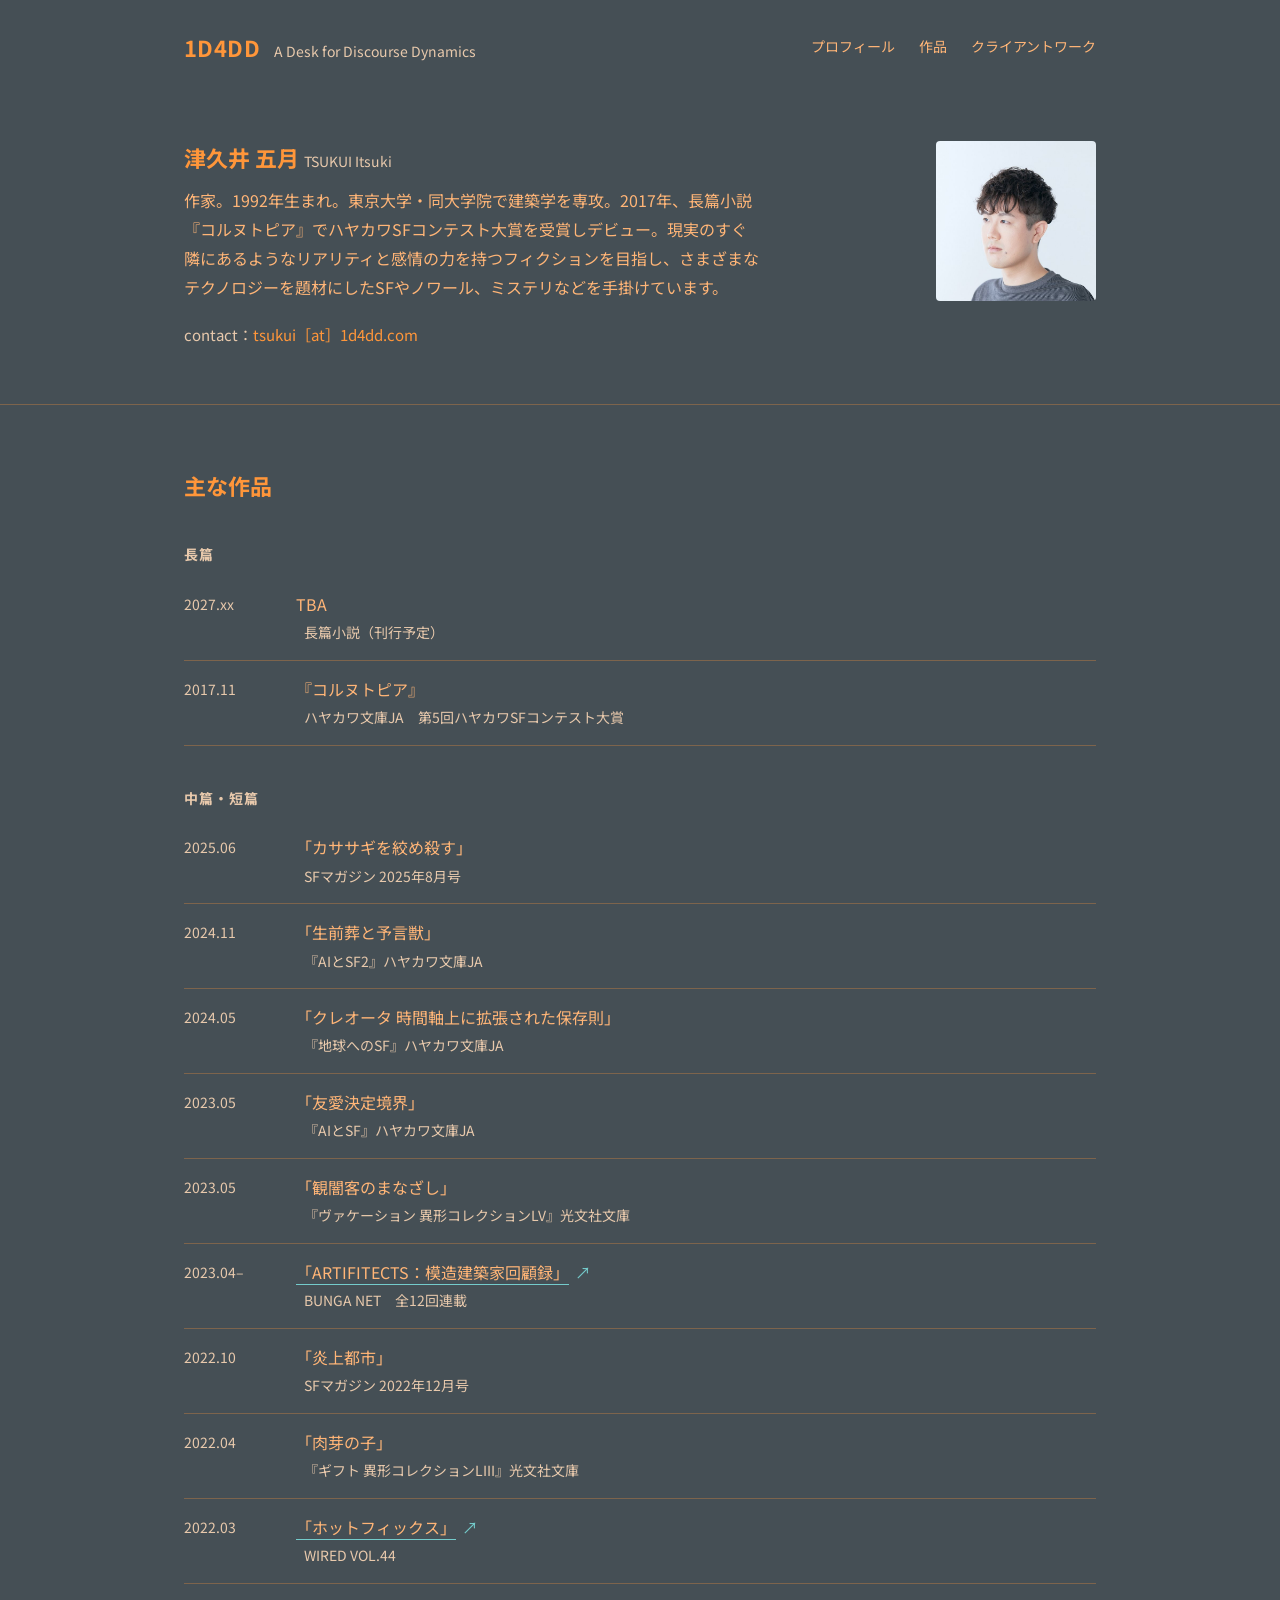
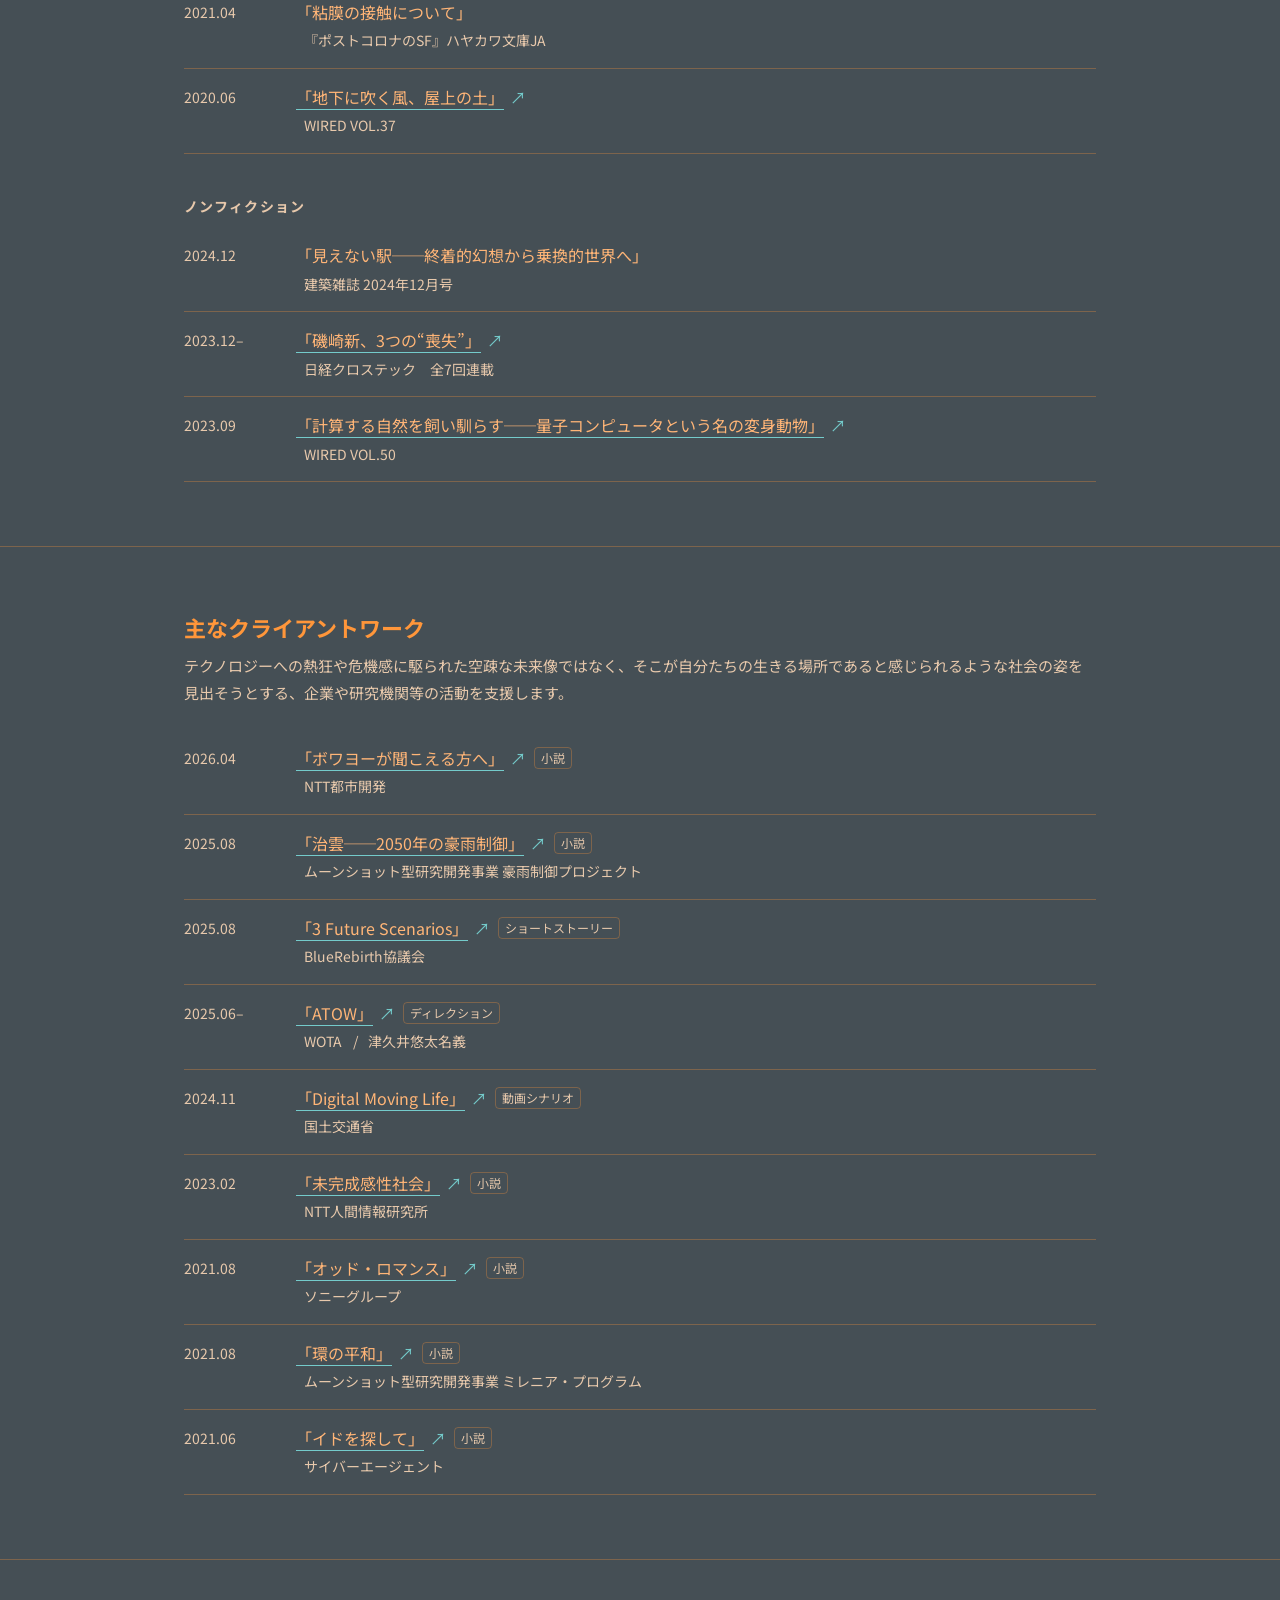
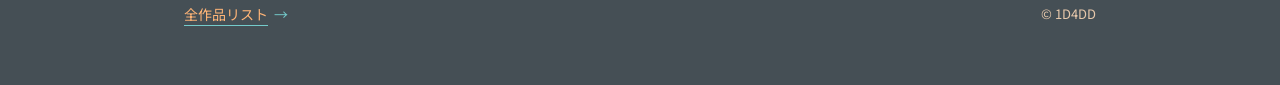
<file: index.html>
<!doctype html>
<html lang="ja">
<head>
<meta charset="utf-8">
<meta name="viewport" content="width=device-width, initial-scale=1">
<title>津久井五月｜1D4DD</title>
<meta name="description" content="作家・津久井五月のサイト。現実のすぐ隣にあるようなリアリティと感情の力を持つフィクションを目指し、さまざまなテクノロジーを題材にしたSFやノワール、ミステリなどを手掛けています。">
<link rel="canonical" href="https://1d4dd.com/">
<meta property="og:type" content="website">
<meta property="og:site_name" content="1D4DD">
<meta property="og:title" content="津久井五月｜1D4DD">
<meta property="og:description" content="作家・津久井五月のサイト。現実のすぐ隣にあるようなリアリティと感情の力を持つフィクションを目指し、さまざまなテクノロジーを題材にしたSFやノワール、ミステリなどを手掛けています。">
<meta property="og:url" content="https://1d4dd.com/">
<meta property="og:locale" content="ja_JP">
<meta property="og:image" content="https://1d4dd.com/assets/images/ogp.png">
<meta property="og:image:width" content="1200">
<meta property="og:image:height" content="630">
<meta property="og:image:alt" content="1D4DD">
<meta name="twitter:card" content="summary_large_image">
<link rel="icon" href="/favicon.ico" sizes="32x32">
<link rel="icon" href="/assets/favicon.svg" type="image/svg+xml">
<link rel="apple-touch-icon" href="/assets/apple-touch-icon.png">
<link rel="preconnect" href="https://fonts.googleapis.com">
<link rel="preconnect" href="https://fonts.gstatic.com" crossorigin>
<link href="https://fonts.googleapis.com/css2?family=Noto+Sans+JP:wght@400;700&display=swap" rel="stylesheet">
<link rel="stylesheet" href="/assets/style.css">
<!-- 検索エンジン向けの人物・サイト情報（表示には影響しない。プロフィールを変えたらここも合わせる） -->
<script type="application/ld+json">
{
  "@context": "https://schema.org",
  "@graph": [
    {
      "@type": "WebSite",
      "@id": "https://1d4dd.com/#website",
      "url": "https://1d4dd.com/",
      "name": "1D4DD",
      "alternateName": "A Desk for Discourse Dynamics",
      "inLanguage": "ja",
      "publisher": {
        "@id": "https://1d4dd.com/#person"
      }
    },
    {
      "@type": "Person",
      "@id": "https://1d4dd.com/#person",
      "name": "津久井五月",
      "alternateName": "TSUKUI Itsuki",
      "jobTitle": "作家",
      "url": "https://1d4dd.com/",
      "image": "https://1d4dd.com/assets/images/profile.jpg",
      "birthDate": "1992",
      "alumniOf": {
        "@type": "CollegeOrUniversity",
        "name": "東京大学"
      },
      "award": "ハヤカワSFコンテスト大賞（『コルヌトピア』）",
      "description": "現実のすぐ隣にあるようなリアリティと感情の力を持つフィクションを目指し、さまざまなテクノロジーを題材にしたSFやノワール、ミステリなどを手掛けている。"
    }
  ]
}
</script>
</head>
<body>

<!-- ===== ヘッダー（works/index.html と共通。変更するときは両方を直す） ===== -->
<header class="container site-header" id="top">
  <div class="brand">
    <a class="brand__logo" href="/" aria-label="1D4DD（ホーム）">1D4DD</a>
    <span class="brand__name">A Desk for Discourse Dynamics</span>
  </div>
  <nav class="site-nav" aria-label="サイト内">
    <a href="#about">プロフィール</a>
    <a href="#novel" hidden>新刊</a>
    <a href="#works">作品</a>
    <a href="#client">クライアントワーク</a>
  </nav>
</header>

<main>

<!-- ===== プロフィール ===== -->
<section id="about">
  <div class="container profile">
    <div class="profile__main">
    <h2 class="profile__name">津久井 五月 <span class="profile__name-en">TSUKUI Itsuki</span></h2>
    <p class="profile__text">作家。1992年生まれ。東京大学・同大学院で建築学を専攻。2017年、長篇小説『コルヌトピア』でハヤカワSFコンテスト大賞を受賞しデビュー。現実のすぐ隣にあるようなリアリティと感情の力を持つフィクションを目指し、さまざまなテクノロジーを題材にしたSFやノワール、ミステリなどを手掛けています。</p>
    <p class="profile__contact" id="contact">contact：<span>tsukui［at］1d4dd.com</span></p>
    </div>
    <!-- プロフィール写真（PC・タブレットのみ表示。切り抜かずに元の余白のまま使う） -->
    <img class="profile__photo" src="/assets/images/profile.jpg" alt="津久井五月" width="160" height="160">
  </div>
</section>

<!-- ===== 新刊（書影・書誌・ボタンの差し替え方は README.md を参照） ===== -->
<section class="section" id="novel" hidden>
  <div class="container">
    <div class="newbook">
      <div class="newbook__cover is-placeholder">No Image</div>
      <div class="newbook__body">
        <p class="newbook__date">2027年xx月刊行予定</p>
        <h2 class="newbook__title">TBA</h2>
        <p class="newbook__spec">
          <span>出版社 TBA</span>
          <span>判型・ページ数 TBA</span>
          <span>定価 TBA</span>
        </p>
        <p>紹介文 TBA</p>
        <div class="newbook__buttons">
          <span class="btn is-disabled" aria-disabled="true">出版社のページ<span class="ar" aria-hidden="true">↗</span></span>
          <span class="btn is-disabled" aria-disabled="true">版元ドットコム<span class="ar" aria-hidden="true">↗</span></span>
        </div>
      </div>
    </div>
  </div>
</section>

<!-- ===== 主な作品（各グループ内は新しい順） ===== -->
<section class="section" id="works">
  <div class="container stack stack--40">
    <h2 class="h-section">主な作品</h2>

    <div>
      <h3 class="h-group">長篇</h3>
      <ul class="rows">
        <li class="row"><span class="row__date">2027.xx</span><div class="row__body"><p>TBA</p><p class="row__meta">長篇小説（刊行予定）</p></div></li>
        <li class="row"><span class="row__date">2017.11</span><div class="row__body"><p>『コルヌトピア』</p><p class="row__meta">ハヤカワ文庫JA　第5回ハヤカワSFコンテスト大賞</p></div></li>
      </ul>
    </div>

    <div>
      <h3 class="h-group">中篇・短篇</h3>
      <ul class="rows">
        <li class="row"><span class="row__date">2025.06</span><div class="row__body"><p>「カササギを絞め殺す」</p><p class="row__meta">SFマガジン 2025年8月号</p></div></li>
        <li class="row"><span class="row__date">2024.11</span><div class="row__body"><p>「生前葬と予言獣」</p><p class="row__meta">『AIとSF2』ハヤカワ文庫JA</p></div></li>
        <li class="row"><span class="row__date">2024.05</span><div class="row__body"><p>「クレオータ 時間軸上に拡張された保存則」</p><p class="row__meta">『地球へのSF』ハヤカワ文庫JA</p></div></li>
        <li class="row"><span class="row__date">2023.05</span><div class="row__body"><p>「友愛決定境界」</p><p class="row__meta">『AIとSF』ハヤカワ文庫JA</p></div></li>
        <li class="row"><span class="row__date">2023.05</span><div class="row__body"><p>「観闇客のまなざし」</p><p class="row__meta">『ヴァケーション 異形コレクションLV』光文社文庫</p></div></li>
        <li class="row"><span class="row__date">2023.04–</span><div class="row__body"><p><a href="https://bunganet.tokyo/category/rensai/rensai-artifitects/" target="_blank" rel="noopener"><span class="ul">「ARTIFITECTS：模造建築家回顧録」</span><span class="ar" aria-hidden="true">↗</span></a></p><p class="row__meta">BUNGA NET　全12回連載</p></div></li>
        <li class="row"><span class="row__date">2022.10</span><div class="row__body"><p>「炎上都市」</p><p class="row__meta">SFマガジン 2022年12月号</p></div></li>
        <li class="row"><span class="row__date">2022.04</span><div class="row__body"><p>「肉芽の子」</p><p class="row__meta">『ギフト 異形コレクションLIII』光文社文庫</p></div></li>
        <li class="row"><span class="row__date">2022.03</span><div class="row__body"><p><a href="https://wired.jp/article/hotfix/" target="_blank" rel="noopener"><span class="ul">「ホットフィックス」</span><span class="ar" aria-hidden="true">↗</span></a></p><p class="row__meta">WIRED VOL.44</p></div></li>
        <li class="row"><span class="row__date">2021.04</span><div class="row__body"><p>「粘膜の接触について」</p><p class="row__meta">『ポストコロナのSF』ハヤカワ文庫JA</p></div></li>
        <li class="row"><span class="row__date">2020.06</span><div class="row__body"><p><a href="https://wired.jp/2020/11/24/itsuki-tsukui-underground-wind-rooftops-soil/" target="_blank" rel="noopener"><span class="ul">「地下に吹く風、屋上の土」</span><span class="ar" aria-hidden="true">↗</span></a></p><p class="row__meta">WIRED VOL.37</p></div></li>
      </ul>
    </div>

    <div>
      <h3 class="h-group">ノンフィクション</h3>
      <ul class="rows">
        <li class="row"><span class="row__date">2024.12</span><div class="row__body"><p>「見えない駅──終着的幻想から乗換的世界へ」</p><p class="row__meta">建築雑誌 2024年12月号</p></div></li>
        <li class="row"><span class="row__date">2023.12–</span><div class="row__body"><p><a href="https://xtech.nikkei.com/atcl/nxt/column/18/02694/" target="_blank" rel="noopener"><span class="ul">「磯崎新、3つの“喪失”」</span><span class="ar" aria-hidden="true">↗</span></a></p><p class="row__meta">日経クロステック　全7回連載</p></div></li>
        <li class="row"><span class="row__date">2023.09</span><div class="row__body"><p><a href="https://wired.jp/article/quantum-computers-the-shape-shifting-animals-itsuki-tsukui/" target="_blank" rel="noopener"><span class="ul">「計算する自然を飼い馴らす──量子コンピュータという名の変身動物」</span><span class="ar" aria-hidden="true">↗</span></a></p><p class="row__meta">WIRED VOL.50</p></div></li>
      </ul>
    </div>
  </div>
</section>

<!-- ===== 主なクライアントワーク（新しい順） ===== -->
<section class="section" id="client">
  <div class="container stack stack--24">
    <div class="stack stack--8">
      <h2 class="h-section">主なクライアントワーク</h2>
      <p class="lead">テクノロジーへの熱狂や危機感に駆られた空疎な未来像ではなく、そこが自分たちの生きる場所であると感じられるような社会の姿を見出そうとする、企業や研究機関等の活動を支援します。</p>
    </div>
    <ul class="rows">
      <li class="row"><span class="row__date">2026.04</span><div class="row__body"><p><a href="https://note.com/uddesign/n/nb5e8905b2b1c" target="_blank" rel="noopener"><span class="ul">「ボワヨーが聞こえる方へ」</span><span class="ar" aria-hidden="true">↗</span></a><span class="tag">小説</span></p><p class="row__meta">NTT都市開発</p></div></li>
      <li class="row"><span class="row__date">2025.08</span><div class="row__body"><p><a href="https://rain-c.dpri.kyoto-u.ac.jp/expo2025/" target="_blank" rel="noopener"><span class="ul">「治雲──2050年の豪雨制御」</span><span class="ar" aria-hidden="true">↗</span></a><span class="tag">小説</span></p><p class="row__meta">ムーンショット型研究開発事業 豪雨制御プロジェクト</p></div></li>
      <li class="row"><span class="row__date">2025.08</span><div class="row__body"><p><a href="https://www.bluerebirth.jp/story/vision-story-01/" target="_blank" rel="noopener"><span class="ul">「3 Future Scenarios」</span><span class="ar" aria-hidden="true">↗</span></a><span class="tag">ショートストーリー</span></p><p class="row__meta">BlueRebirth協議会</p></div></li>
      <li class="row"><span class="row__date">2025.06–</span><div class="row__body"><p><a href="https://atow.wota.co.jp/" target="_blank" rel="noopener"><span class="ul">「ATOW」</span><span class="ar" aria-hidden="true">↗</span></a><span class="tag">ディレクション</span></p><p class="row__meta">WOTA<span class="sep">/</span>津久井悠太名義</p></div></li>
      <li class="row"><span class="row__date">2024.11</span><div class="row__body"><p><a href="https://www.mlit.go.jp/tochi_fudousan_kensetsugyo/tochi_fudousan_kensetsugyo_tk17_000001_00042.html" target="_blank" rel="noopener"><span class="ul">「Digital Moving Life」</span><span class="ar" aria-hidden="true">↗</span></a><span class="tag">動画シナリオ</span></p><p class="row__meta">国土交通省</p></div></li>
      <li class="row"><span class="row__date">2023.02</span><div class="row__body"><p><a href="https://www.rd.ntt/dtc/sf_prototyping/novel_comm.html" target="_blank" rel="noopener"><span class="ul">「未完成感性社会」</span><span class="ar" aria-hidden="true">↗</span></a><span class="tag">小説</span></p><p class="row__meta">NTT人間情報研究所</p></div></li>
      <li class="row"><span class="row__date">2021.08</span><div class="row__body"><p><a href="https://www.sony.com/ja/SonyInfo/design/oneday2050/sense/" target="_blank" rel="noopener"><span class="ul">「オッド・ロマンス」</span><span class="ar" aria-hidden="true">↗</span></a><span class="tag">小説</span></p><p class="row__meta">ソニーグループ</p></div></li>
      <li class="row"><span class="row__date">2021.08</span><div class="row__body"><p><a href="https://moonshot-harmony.jp/book/?type=book01" target="_blank" rel="noopener"><span class="ul">「環の平和」</span><span class="ar" aria-hidden="true">↗</span></a><span class="tag">小説</span></p><p class="row__meta">ムーンショット型研究開発事業 ミレニア・プログラム</p></div></li>
      <li class="row"><span class="row__date">2021.06</span><div class="row__body"><p><a href="https://wired.jp/2021/06/07/sci-fi-prototyping-cyber-agent-itsuki-tsukui/" target="_blank" rel="noopener"><span class="ul">「イドを探して」</span><span class="ar" aria-hidden="true">↗</span></a><span class="tag">小説</span></p><p class="row__meta">サイバーエージェント</p></div></li>
    </ul>
  </div>
</section>

</main>

<!-- ===== フッター ===== -->
<footer class="site-footer">
  <div class="container">
    <a href="/works/"><span class="ul">全作品リスト</span><span class="ar" aria-hidden="true">→</span></a>
    <p class="copyright">© 1D4DD</p>
  </div>
</footer>

</body>
</html>
</file>
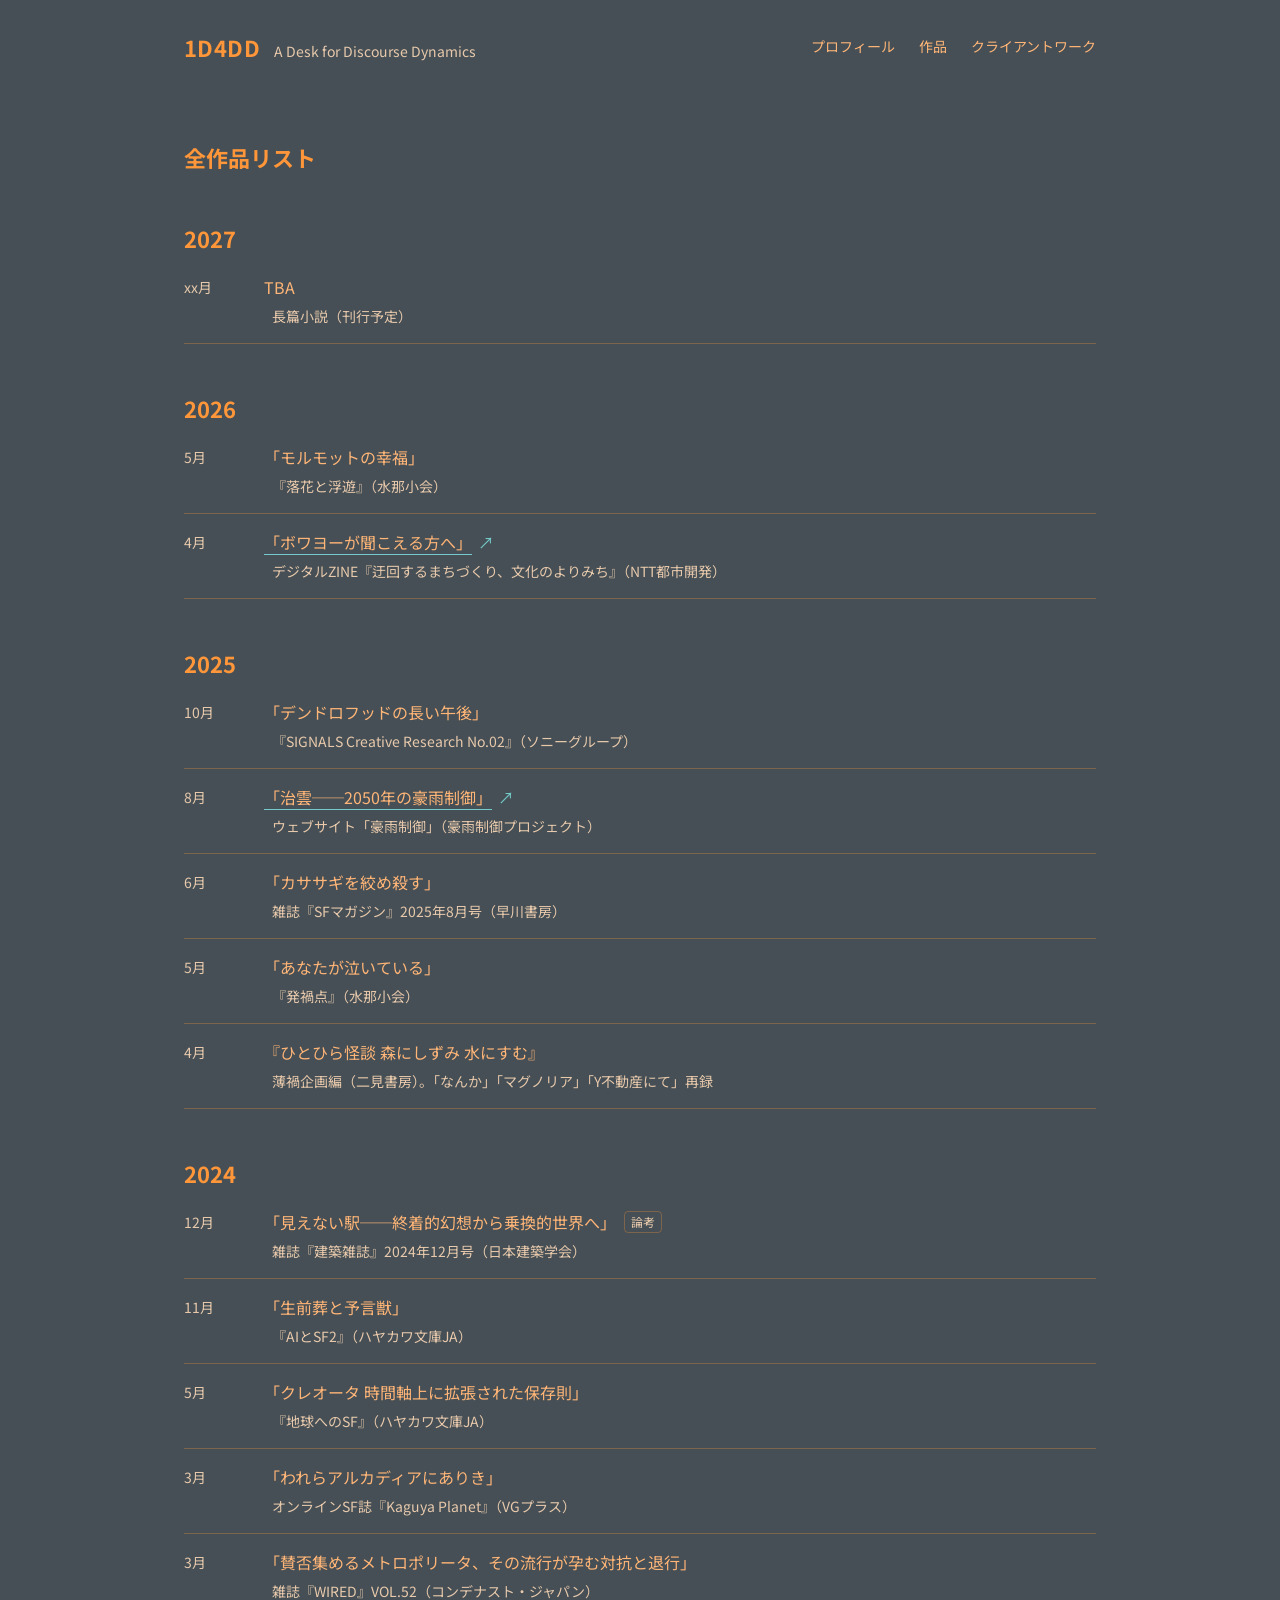
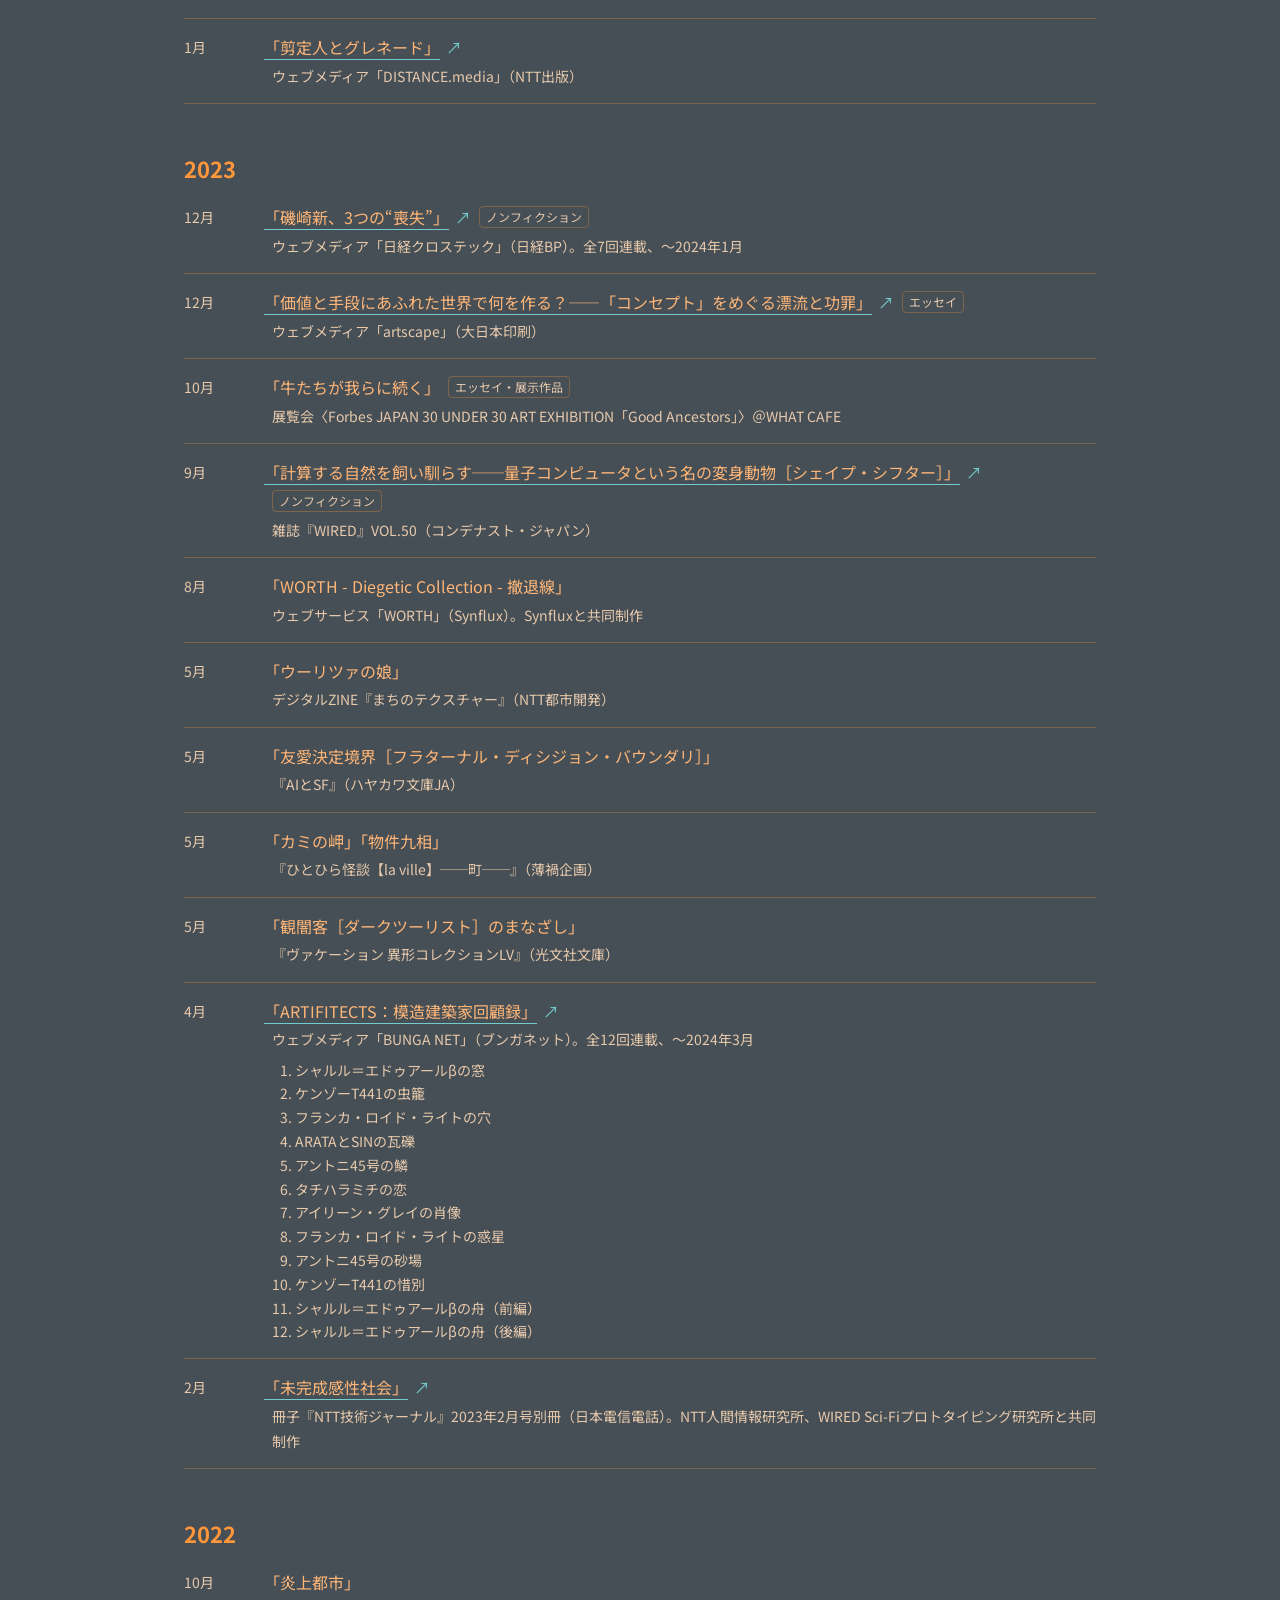
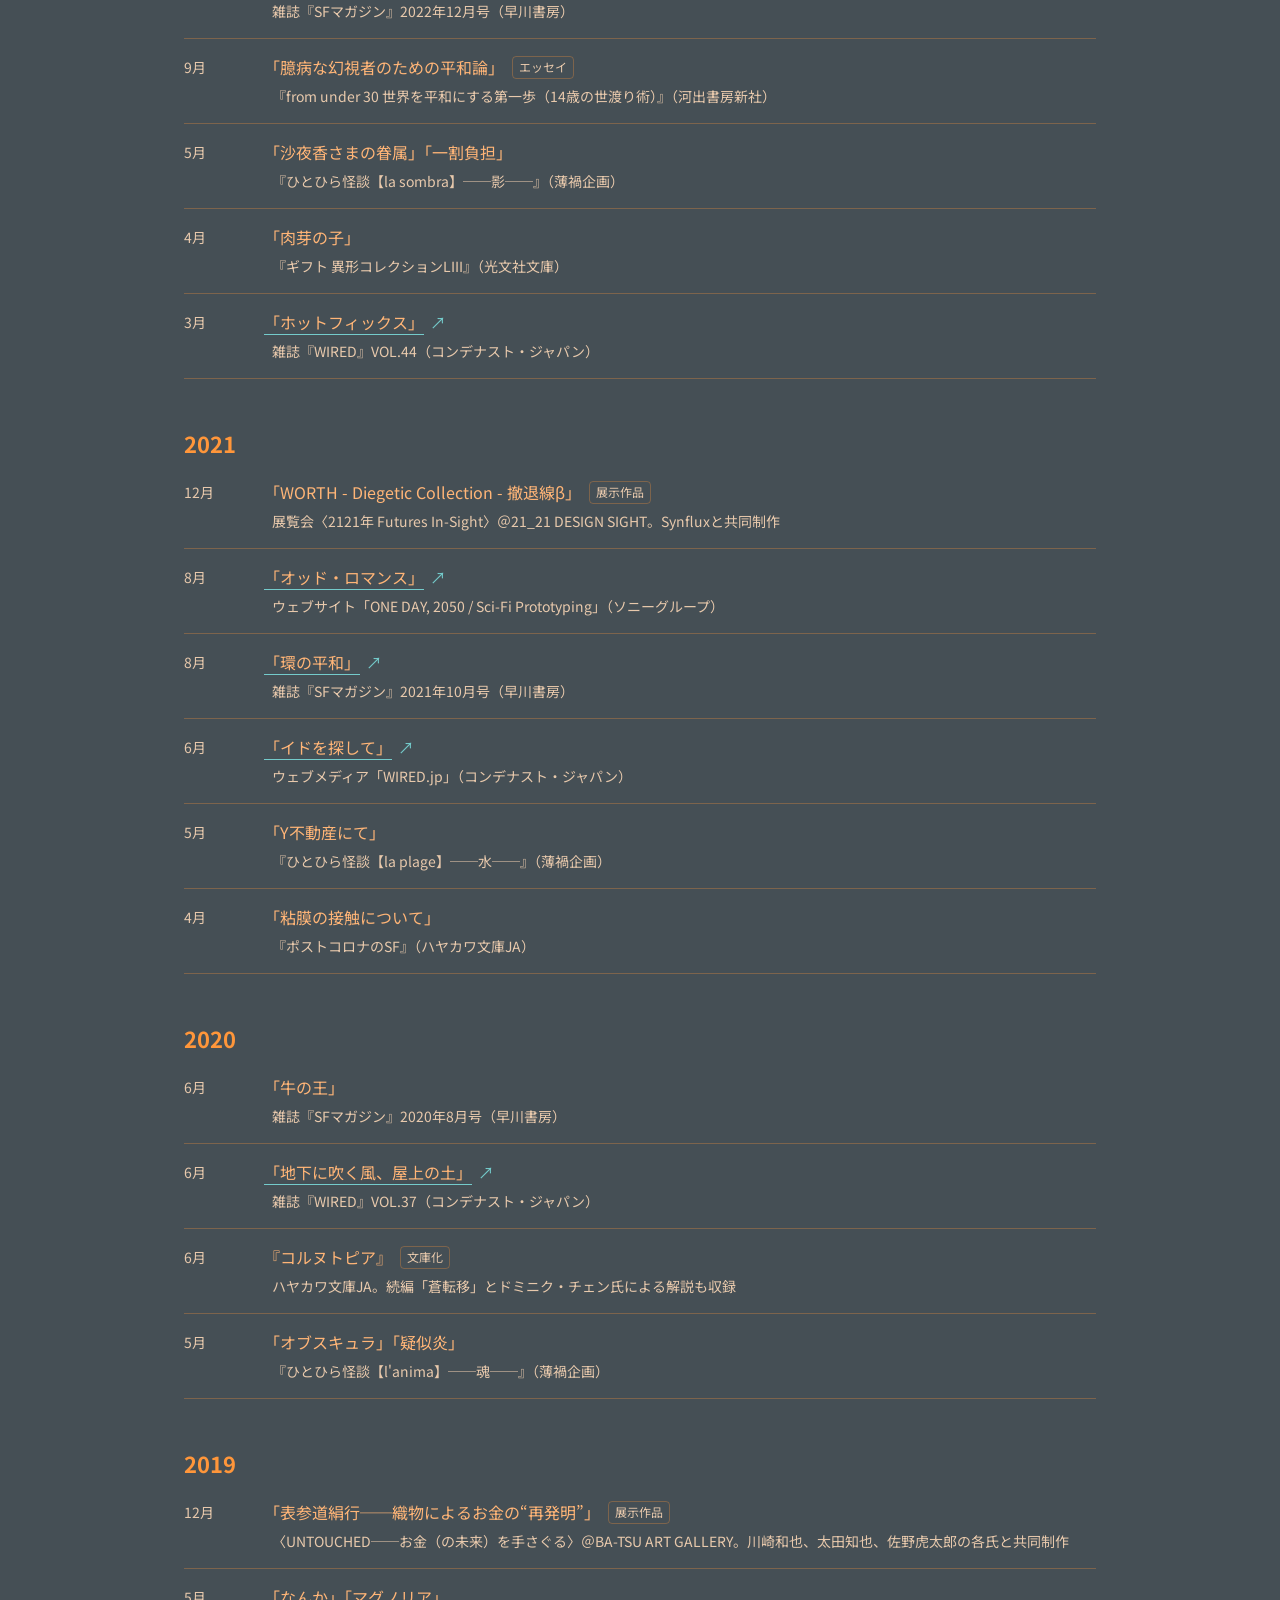
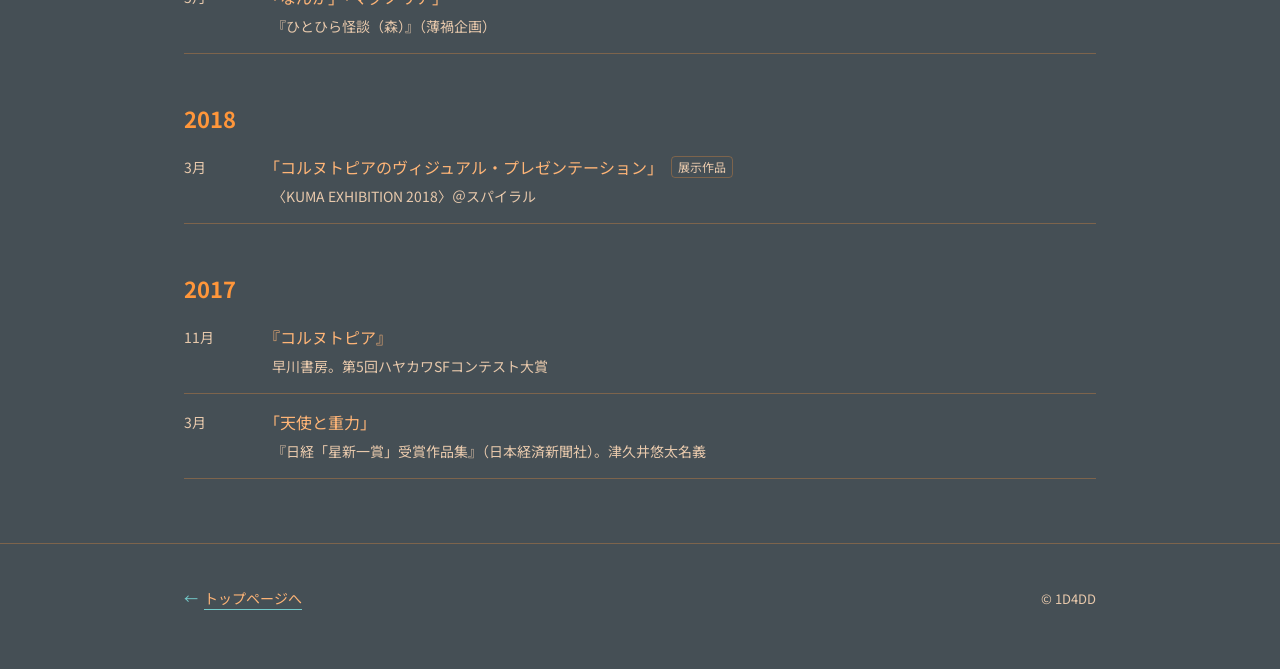
<file: works/index.html>
<!doctype html>
<html lang="ja">
<head>
<meta charset="utf-8">
<meta name="viewport" content="width=device-width, initial-scale=1">
<title>全作品リスト｜1D4DD</title>
<meta name="description" content="作家・津久井五月の全作品リスト。小説、ノンフィクション、エッセイ、展示作品などを新しい順に掲載しています。">
<link rel="canonical" href="https://1d4dd.com/works/">
<meta property="og:type" content="website">
<meta property="og:site_name" content="1D4DD">
<meta property="og:title" content="全作品リスト｜1D4DD">
<meta property="og:description" content="作家・津久井五月の全作品リスト。小説、ノンフィクション、エッセイ、展示作品などを新しい順に掲載しています。">
<meta property="og:url" content="https://1d4dd.com/works/">
<meta property="og:locale" content="ja_JP">
<meta property="og:image" content="https://1d4dd.com/assets/images/ogp.png">
<meta property="og:image:width" content="1200">
<meta property="og:image:height" content="630">
<meta property="og:image:alt" content="1D4DD">
<meta name="twitter:card" content="summary_large_image">
<link rel="icon" href="/favicon.ico" sizes="32x32">
<link rel="icon" href="/assets/favicon.svg" type="image/svg+xml">
<link rel="apple-touch-icon" href="/assets/apple-touch-icon.png">
<link rel="preconnect" href="https://fonts.googleapis.com">
<link rel="preconnect" href="https://fonts.gstatic.com" crossorigin>
<link href="https://fonts.googleapis.com/css2?family=Noto+Sans+JP:wght@400;700&display=swap" rel="stylesheet">
<link rel="stylesheet" href="/assets/style.css">
</head>
<body>

<!-- ===== ヘッダー（index.html と共通。ナビのリンク先だけトップページの各欄を指す） ===== -->
<header class="container site-header" id="top">
  <div class="brand">
    <a class="brand__logo" href="/" aria-label="1D4DD（ホーム）">1D4DD</a>
    <span class="brand__name">A Desk for Discourse Dynamics</span>
  </div>
  <nav class="site-nav" aria-label="サイト内">
    <a href="/#about">プロフィール</a>
    <a href="/#novel" hidden>新刊</a>
    <a href="/#works">作品</a>
    <a href="/#client">クライアントワーク</a>
  </nav>
</header>

<!-- ===== 全作品リスト（年ごと・新しい順。年の中も新しい月が上） ===== -->
<main class="container works-main">
  <h1 class="page-title">全作品リスト</h1>

    <section>
      <h2 class="year">2027</h2>
      <ul class="rows rows--month">
        <li class="row"><span class="row__date">xx月</span><div class="row__body"><p>TBA</p><p class="row__meta">長篇小説（刊行予定）</p></div></li>
      </ul>
    </section>

    <section>
      <h2 class="year">2026</h2>
      <ul class="rows rows--month">
        <li class="row"><span class="row__date">5月</span><div class="row__body"><p>「モルモットの幸福」</p><p class="row__meta">『落花と浮遊』（水那小会）</p></div></li>
        <li class="row"><span class="row__date">4月</span><div class="row__body"><p><a href="https://note.com/uddesign/n/nb5e8905b2b1c" target="_blank" rel="noopener"><span class="ul">「ボワヨーが聞こえる方へ」</span><span class="ar" aria-hidden="true">↗</span></a></p><p class="row__meta">デジタルZINE『迂回するまちづくり、文化のよりみち』（NTT都市開発）</p></div></li>
      </ul>
    </section>

    <section>
      <h2 class="year">2025</h2>
      <ul class="rows rows--month">
        <li class="row"><span class="row__date">10月</span><div class="row__body"><p>「デンドロフッドの長い午後」</p><p class="row__meta">『SIGNALS Creative Research No.02』（ソニーグループ）</p></div></li>
        <li class="row"><span class="row__date">8月</span><div class="row__body"><p><a href="https://rain-c.dpri.kyoto-u.ac.jp/expo2025/" target="_blank" rel="noopener"><span class="ul">「治雲──2050年の豪雨制御」</span><span class="ar" aria-hidden="true">↗</span></a></p><p class="row__meta">ウェブサイト「豪雨制御」（豪雨制御プロジェクト）</p></div></li>
        <li class="row"><span class="row__date">6月</span><div class="row__body"><p>「カササギを絞め殺す」</p><p class="row__meta">雑誌『SFマガジン』2025年8月号（早川書房）</p></div></li>
        <li class="row"><span class="row__date">5月</span><div class="row__body"><p>「あなたが泣いている」</p><p class="row__meta">『発禍点』（水那小会）</p></div></li>
        <li class="row"><span class="row__date">4月</span><div class="row__body"><p>『ひとひら怪談 森にしずみ 水にすむ』</p><p class="row__meta">薄禍企画編（二見書房）。「なんか」「マグノリア」「Y不動産にて」再録</p></div></li>
      </ul>
    </section>

    <section>
      <h2 class="year">2024</h2>
      <ul class="rows rows--month">
        <li class="row"><span class="row__date">12月</span><div class="row__body"><p>「見えない駅──終着的幻想から乗換的世界へ」<span class="tag">論考</span></p><p class="row__meta">雑誌『建築雑誌』2024年12月号（日本建築学会）</p></div></li>
        <li class="row"><span class="row__date">11月</span><div class="row__body"><p>「生前葬と予言獣」</p><p class="row__meta">『AIとSF2』（ハヤカワ文庫JA）</p></div></li>
        <li class="row"><span class="row__date">5月</span><div class="row__body"><p>「クレオータ 時間軸上に拡張された保存則」</p><p class="row__meta">『地球へのSF』（ハヤカワ文庫JA）</p></div></li>
        <li class="row"><span class="row__date">3月</span><div class="row__body"><p>「われらアルカディアにありき」</p><p class="row__meta">オンラインSF誌『Kaguya Planet』（VGプラス）</p></div></li>
        <li class="row"><span class="row__date">3月</span><div class="row__body"><p>「賛否集めるメトロポリータ、その流行が孕む対抗と退行」</p><p class="row__meta">雑誌『WIRED』VOL.52（コンデナスト・ジャパン）</p></div></li>
        <li class="row"><span class="row__date">1月</span><div class="row__body"><p><a href="https://distance.media/article/20240122000122/" target="_blank" rel="noopener"><span class="ul">「剪定人とグレネード」</span><span class="ar" aria-hidden="true">↗</span></a></p><p class="row__meta">ウェブメディア「DISTANCE.media」（NTT出版）</p></div></li>
      </ul>
    </section>

    <section>
      <h2 class="year">2023</h2>
      <ul class="rows rows--month">
        <li class="row"><span class="row__date">12月</span><div class="row__body"><p><a href="https://xtech.nikkei.com/atcl/nxt/column/18/02694/" target="_blank" rel="noopener"><span class="ul">「磯崎新、3つの“喪失”」</span><span class="ar" aria-hidden="true">↗</span></a><span class="tag">ノンフィクション</span></p><p class="row__meta">ウェブメディア「日経クロステック」（日経BP）。全7回連載、〜2024年1月</p></div></li>
        <li class="row"><span class="row__date">12月</span><div class="row__body"><p><a href="https://artscape.jp/focus/10188957_1635.html" target="_blank" rel="noopener"><span class="ul">「価値と手段にあふれた世界で何を作る？――「コンセプト」をめぐる漂流と功罪」</span><span class="ar" aria-hidden="true">↗</span></a><span class="tag">エッセイ</span></p><p class="row__meta">ウェブメディア「artscape」（大日本印刷）</p></div></li>
        <li class="row"><span class="row__date">10月</span><div class="row__body"><p>「牛たちが我らに続く」<span class="tag">エッセイ・展示作品</span></p><p class="row__meta">展覧会〈Forbes JAPAN 30 UNDER 30 ART EXHIBITION「Good Ancestors」〉＠WHAT CAFE</p></div></li>
        <li class="row"><span class="row__date">9月</span><div class="row__body"><p><a href="https://wired.jp/article/quantum-computers-the-shape-shifting-animals-itsuki-tsukui/" target="_blank" rel="noopener"><span class="ul">「計算する自然を飼い馴らす──量子コンピュータという名の変身動物［シェイプ・シフター］」</span><span class="ar" aria-hidden="true">↗</span></a><span class="tag">ノンフィクション</span></p><p class="row__meta">雑誌『WIRED』VOL.50（コンデナスト・ジャパン）</p></div></li>
        <li class="row"><span class="row__date">8月</span><div class="row__body"><p>「WORTH - Diegetic Collection - 撤退線」</p><p class="row__meta">ウェブサービス「WORTH」（Synflux）。Synfluxと共同制作</p></div></li>
        <li class="row"><span class="row__date">5月</span><div class="row__body"><p>「ウーリツァの娘」</p><p class="row__meta">デジタルZINE『まちのテクスチャー』（NTT都市開発）</p></div></li>
        <li class="row"><span class="row__date">5月</span><div class="row__body"><p>「友愛決定境界［フラターナル・ディシジョン・バウンダリ］」</p><p class="row__meta">『AIとSF』（ハヤカワ文庫JA）</p></div></li>
        <li class="row"><span class="row__date">5月</span><div class="row__body"><p>「カミの岬」「物件九相」</p><p class="row__meta">『ひとひら怪談【la ville】──町──』（薄禍企画）</p></div></li>
        <li class="row"><span class="row__date">5月</span><div class="row__body"><p>「観闇客［ダークツーリスト］のまなざし」</p><p class="row__meta">『ヴァケーション 異形コレクションLV』（光文社文庫）</p></div></li>
        <li class="row"><span class="row__date">4月</span><div class="row__body"><p><a href="https://bunganet.tokyo/category/rensai/rensai-artifitects/" target="_blank" rel="noopener"><span class="ul">「ARTIFITECTS：模造建築家回顧録」</span><span class="ar" aria-hidden="true">↗</span></a></p><p class="row__meta">ウェブメディア「BUNGA NET」（ブンガネット）。全12回連載、〜2024年3月</p>
          <ol class="episodes"><li>シャルル＝エドゥアールβの窓</li><li>ケンゾーT441の虫籠</li><li>フランカ・ロイド・ライトの穴</li><li>ARATAとSINの瓦礫</li><li>アントニ45号の鱗</li><li>タチハラミチの恋</li><li>アイリーン・グレイの肖像</li><li>フランカ・ロイド・ライトの惑星</li><li>アントニ45号の砂場</li><li>ケンゾーT441の惜別</li><li>シャルル＝エドゥアールβの舟（前編）</li><li>シャルル＝エドゥアールβの舟（後編）</li></ol>
        </div></li>
        <li class="row"><span class="row__date">2月</span><div class="row__body"><p><a href="https://www.rd.ntt/dtc/sf_prototyping/novel_comm.html" target="_blank" rel="noopener"><span class="ul">「未完成感性社会」</span><span class="ar" aria-hidden="true">↗</span></a></p><p class="row__meta">冊子『NTT技術ジャーナル』2023年2月号別冊（日本電信電話）。NTT人間情報研究所、WIRED Sci-Fiプロトタイピング研究所と共同制作</p></div></li>
      </ul>
    </section>

    <section>
      <h2 class="year">2022</h2>
      <ul class="rows rows--month">
        <li class="row"><span class="row__date">10月</span><div class="row__body"><p>「炎上都市」</p><p class="row__meta">雑誌『SFマガジン』2022年12月号（早川書房）</p></div></li>
        <li class="row"><span class="row__date">9月</span><div class="row__body"><p>「臆病な幻視者のための平和論」<span class="tag">エッセイ</span></p><p class="row__meta">『from under 30 世界を平和にする第一歩（14歳の世渡り術）』（河出書房新社）</p></div></li>
        <li class="row"><span class="row__date">5月</span><div class="row__body"><p>「沙夜香さまの眷属」「一割負担」</p><p class="row__meta">『ひとひら怪談【la sombra】──影──』（薄禍企画）</p></div></li>
        <li class="row"><span class="row__date">4月</span><div class="row__body"><p>「肉芽の子」</p><p class="row__meta">『ギフト 異形コレクションLIII』（光文社文庫）</p></div></li>
        <li class="row"><span class="row__date">3月</span><div class="row__body"><p><a href="https://wired.jp/article/hotfix/" target="_blank" rel="noopener"><span class="ul">「ホットフィックス」</span><span class="ar" aria-hidden="true">↗</span></a></p><p class="row__meta">雑誌『WIRED』VOL.44（コンデナスト・ジャパン）</p></div></li>
      </ul>
    </section>

    <section>
      <h2 class="year">2021</h2>
      <ul class="rows rows--month">
        <li class="row"><span class="row__date">12月</span><div class="row__body"><p>「WORTH - Diegetic Collection - 撤退線β」<span class="tag">展示作品</span></p><p class="row__meta">展覧会〈2121年 Futures In-Sight〉＠21_21 DESIGN SIGHT。Synfluxと共同制作</p></div></li>
        <li class="row"><span class="row__date">8月</span><div class="row__body"><p><a href="https://www.sony.com/ja/SonyInfo/design/oneday2050/sense/" target="_blank" rel="noopener"><span class="ul">「オッド・ロマンス」</span><span class="ar" aria-hidden="true">↗</span></a></p><p class="row__meta">ウェブサイト「ONE DAY, 2050 / Sci-Fi Prototyping」（ソニーグループ）</p></div></li>
        <li class="row"><span class="row__date">8月</span><div class="row__body"><p><a href="https://moonshot-harmony.jp/book/?type=book01" target="_blank" rel="noopener"><span class="ul">「環の平和」</span><span class="ar" aria-hidden="true">↗</span></a></p><p class="row__meta">雑誌『SFマガジン』2021年10月号（早川書房）</p></div></li>
        <li class="row"><span class="row__date">6月</span><div class="row__body"><p><a href="https://wired.jp/2021/06/07/sci-fi-prototyping-cyber-agent-itsuki-tsukui/" target="_blank" rel="noopener"><span class="ul">「イドを探して」</span><span class="ar" aria-hidden="true">↗</span></a></p><p class="row__meta">ウェブメディア「WIRED.jp」（コンデナスト・ジャパン）</p></div></li>
        <li class="row"><span class="row__date">5月</span><div class="row__body"><p>「Y不動産にて」</p><p class="row__meta">『ひとひら怪談【la plage】──水──』（薄禍企画）</p></div></li>
        <li class="row"><span class="row__date">4月</span><div class="row__body"><p>「粘膜の接触について」</p><p class="row__meta">『ポストコロナのSF』（ハヤカワ文庫JA）</p></div></li>
      </ul>
    </section>

    <section>
      <h2 class="year">2020</h2>
      <ul class="rows rows--month">
        <li class="row"><span class="row__date">6月</span><div class="row__body"><p>「牛の王」</p><p class="row__meta">雑誌『SFマガジン』2020年8月号（早川書房）</p></div></li>
        <li class="row"><span class="row__date">6月</span><div class="row__body"><p><a href="https://wired.jp/2020/11/24/itsuki-tsukui-underground-wind-rooftops-soil/" target="_blank" rel="noopener"><span class="ul">「地下に吹く風、屋上の土」</span><span class="ar" aria-hidden="true">↗</span></a></p><p class="row__meta">雑誌『WIRED』VOL.37（コンデナスト・ジャパン）</p></div></li>
        <li class="row"><span class="row__date">6月</span><div class="row__body"><p>『コルヌトピア』<span class="tag">文庫化</span></p><p class="row__meta">ハヤカワ文庫JA。続編「蒼転移」とドミニク・チェン氏による解説も収録</p></div></li>
        <li class="row"><span class="row__date">5月</span><div class="row__body"><p>「オブスキュラ」「疑似炎」</p><p class="row__meta">『ひとひら怪談【l'anima】──魂──』（薄禍企画）</p></div></li>
      </ul>
    </section>

    <section>
      <h2 class="year">2019</h2>
      <ul class="rows rows--month">
        <li class="row"><span class="row__date">12月</span><div class="row__body"><p>「表参道絹行──織物によるお金の“再発明”」<span class="tag">展示作品</span></p><p class="row__meta">〈UNTOUCHED──お金（の未来）を手さぐる〉＠BA-TSU ART GALLERY。川崎和也、太田知也、佐野虎太郎の各氏と共同制作</p></div></li>
        <li class="row"><span class="row__date">5月</span><div class="row__body"><p>「なんか」「マグノリア」</p><p class="row__meta">『ひとひら怪談（森）』（薄禍企画）</p></div></li>
      </ul>
    </section>

    <section>
      <h2 class="year">2018</h2>
      <ul class="rows rows--month">
        <li class="row"><span class="row__date">3月</span><div class="row__body"><p>「コルヌトピアのヴィジュアル・プレゼンテーション」<span class="tag">展示作品</span></p><p class="row__meta">〈KUMA EXHIBITION 2018〉＠スパイラル</p></div></li>
      </ul>
    </section>

    <section>
      <h2 class="year">2017</h2>
      <ul class="rows rows--month">
        <li class="row"><span class="row__date">11月</span><div class="row__body"><p>『コルヌトピア』</p><p class="row__meta">早川書房。第5回ハヤカワSFコンテスト大賞</p></div></li>
        <li class="row"><span class="row__date">3月</span><div class="row__body"><p>「天使と重力」</p><p class="row__meta">『日経「星新一賞」受賞作品集』（日本経済新聞社）。津久井悠太名義</p></div></li>
      </ul>
    </section>

</main>

<!-- ===== フッター ===== -->
<footer class="site-footer">
  <div class="container">
    <a href="/"><span class="ar ar--before" aria-hidden="true">←</span><span class="ul">トップページへ</span></a>
    <p class="copyright">© 1D4DD</p>
  </div>
</footer>

</body>
</html>
</file>
<file: assets/style.css>
/* =========================================================
   1D4DD — 共通スタイル
   色・余白はここ（:root）でまとめて管理しています。
   ========================================================= */

:root {
  --bg: #454F55;        /* 背景（ブルーグレー） */
  --accent: #FF963A;    /* 基調色のオレンジ：ロゴ・見出し */
  --text: #FFB577;      /* 本文（読みやすさのため少し明るいオレンジ） */
  --sub: #E8C9AC;       /* 補足文字：日付・媒体名・タグなど */
  --line: rgba(255, 150, 58, 0.3); /* 区切り線 */
  --panel: #4E585E;     /* 書影の仮枠の背景 */
  --link: #74CBCB;      /* 差し色の水色：リンクの下線・矢印・ボタン枠 */

  --content: 960px;     /* ページ全体の最大幅 */
  --measure: 640px;     /* 文章ブロック（プロフィール・新刊・説明文）の最大幅 */
}

*, *::before, *::after { box-sizing: border-box; }

html { -webkit-text-size-adjust: 100%; }

body {
  margin: 0;
  background: var(--bg);
  color: var(--text);
  font-family: "Noto Sans JP", sans-serif;
  font-size: 16px;
  line-height: 1.8;
}

a { color: inherit; text-decoration: none; }
p, h1, h2, h3, ul, ol { margin: 0; }
ul.rows { list-style: none; padding: 0; }

.container {
  max-width: var(--content);
  margin: 0 auto;
  padding-left: 24px;
  padding-right: 24px;
}

.section { border-top: 1px solid var(--line); }

.stack { display: flex; flex-direction: column; }
.stack--8 { gap: 8px; }
.stack--24 { gap: 24px; }
.stack--40 { gap: 40px; }
.section > .container { padding-top: 64px; padding-bottom: 64px; }

/* ---------- リンクの装飾 ---------- */

.ul {
  text-decoration: underline;
  text-decoration-color: var(--link);
  text-decoration-thickness: 1px;
  text-underline-offset: 5px;
}
a:hover .ul, a.ul:hover { text-decoration-thickness: 2px; }

.ar { color: var(--link); display: inline-block; margin-left: 6px; }       /* ↗ や → */
.ar--before { margin-left: 0; margin-right: 6px; }                         /* ← */

/* ---------- ヘッダー ---------- */

.site-header {
  display: flex;
  flex-wrap: wrap;
  justify-content: space-between;
  align-items: center;
  gap: 12px 24px;
  padding-top: 24px;
}
.brand { display: flex; flex-wrap: wrap; align-items: baseline; gap: 2px 14px; }
.brand__logo {
  font-weight: 700;
  font-size: 22px;
  line-height: 1;
  color: var(--accent);
  letter-spacing: 0.02em;
  padding: 10px 0;
}
.brand__name { font-size: 14px; color: var(--sub); }

.site-nav { display: flex; flex-wrap: wrap; gap: 4px 24px; font-size: 14px; }
.site-nav a { padding: 10px 0; }
.site-nav a:hover {
  text-decoration: underline;
  text-decoration-color: var(--link);
  text-underline-offset: 5px;
}

/* ---------- 見出し ----------
   オレンジ・太字の見出し類（ロゴ・筆名・各見出し・年・新刊の書名）はすべて 22px に揃える */

.h-section { font-size: 22px; font-weight: 700; line-height: 1.5; color: var(--accent); }
.h-group {
  margin-bottom: 8px;
  font-size: 14px;
  font-weight: 700;
  color: var(--sub);
  letter-spacing: 0.08em;
}

/* ---------- プロフィール ---------- */

.profile { padding-top: 72px; padding-bottom: 56px; display: flex; align-items: flex-start; gap: 48px; }
.profile__main { flex: 0 1 var(--measure); min-width: 0; display: flex; flex-direction: column; gap: 12px; }
/* 写真は右端（ナビゲーションの右端）に揃える。スマホでは非表示 */
.profile__photo { flex: 0 0 160px; width: 160px; height: 160px; margin-left: auto; border-radius: 4px; display: block; }
.profile__name { font-size: 22px; font-weight: 700; line-height: 1.5; color: var(--accent); }
.profile__name-en { font-size: 14px; font-weight: 400; color: var(--sub); }
/* プロフィール文：PCで4行に収まり、最終行もほぼ埋まる幅（文言を変えたら調整） */
.profile__text { max-width: 36em; }
.profile__contact { margin-top: 8px; font-size: 15px; color: var(--sub); }
.profile__contact span { color: var(--accent); }

/* ---------- 新刊 ---------- */

.newbook {
  display: flex;
  flex-wrap: wrap;
  align-items: flex-start;
  gap: 40px 56px;
  max-width: var(--measure);
}
.newbook__cover {
  flex: 0 0 240px;
  aspect-ratio: 3 / 4.3;
  border-radius: 4px;
  overflow: hidden;
}
.newbook__cover img { display: block; width: 100%; height: 100%; object-fit: cover; }
/* 書影がまだないときの仮枠（class に is-placeholder を付ける） */
.newbook__cover.is-placeholder {
  border: 2px dashed var(--accent);
  background: var(--panel);
  display: flex;
  align-items: center;
  justify-content: center;
  color: var(--sub);
  font-size: 15px;
  letter-spacing: 0.08em;
}
.newbook__body { flex: 1 1 280px; min-width: 0; display: flex; flex-direction: column; gap: 16px; }
.newbook__date { font-size: 14px; font-weight: 700; color: var(--accent); letter-spacing: 0.08em; }
.newbook__title { font-size: 22px; font-weight: 700; line-height: 1.5; color: var(--accent); }
.newbook__spec { display: flex; flex-direction: column; font-size: 15px; color: var(--sub); }
.newbook__buttons { display: flex; flex-wrap: wrap; gap: 12px; margin-top: 8px; }

.btn {
  display: inline-flex;
  align-items: center;
  min-height: 44px;
  padding: 0 20px;
  border: 1px solid var(--link);
  border-radius: 999px;
  color: var(--accent);
  font-size: 14px;
  font-weight: 700;
}
.btn:hover { background: rgba(116, 203, 203, 0.12); }
/* リンク先がまだないボタン（<span class="btn is-disabled">） */
.btn.is-disabled { opacity: 0.5; cursor: default; }
.btn.is-disabled:hover { background: none; }

/* ---------- 作品・クライアントワークの行 ---------- */

/* クライアントワークの説明文：下のリストの罫線と同じ幅で折り返す */
.lead { font-size: 15px; color: var(--sub); }

.row {
  display: flex;
  flex-wrap: wrap;
  gap: 2px 24px;
  padding: 14px 0;
  border-bottom: 1px solid var(--line);
}
.row__date { flex: 0 0 88px; padding-top: 2px; font-size: 14px; color: var(--sub); }
.rows--month .row__date { flex-basis: 56px; }   /* 全作品リスト（「4月」表記） */
.row__body { flex: 1 1 360px; min-width: 0; display: flex; flex-direction: column; gap: 2px; }
/* 媒体名・企業名：括弧の空き分（半文字）だけ右に寄せて、題名の頭と揃える */
.row__meta { padding-left: 8px; font-size: 14px; color: var(--sub); }
/* 媒体名・企業名の中の区切りの「/」（半角。前後に余白を取る） */
.sep { margin: 0 0.75em; }

.tag {
  display: inline-block;
  margin-left: 8px;
  padding: 0 6px;
  border: 1px solid var(--line);
  border-radius: 4px;
  font-size: 12px;
  line-height: 1.7;
  color: var(--sub);
  vertical-align: 2px;
}

/* 連載のサブタイトル一覧（全作品リスト） */
.episodes {
  margin-top: 4px;
  padding-left: 2.2em;
  font-size: 14px;
  line-height: 1.7;
  color: var(--sub);
}

/* ---------- 全作品リスト ---------- */

.page-title { font-size: 22px; font-weight: 700; line-height: 1.5; color: var(--accent); }
.works-main { padding-top: 72px; padding-bottom: 64px; display: flex; flex-direction: column; gap: 48px; }
.year { font-size: 22px; font-weight: 700; line-height: 1.5; color: var(--accent); margin-bottom: 4px; }

/* ---------- フッター ---------- */

.site-footer { border-top: 1px solid var(--line); }
.site-footer .container {
  display: flex;
  flex-wrap: wrap;
  justify-content: space-between;
  align-items: center;
  gap: 12px 24px;
  padding-top: 32px;
  padding-bottom: 48px;
}
.site-footer a { font-size: 14px; padding: 10px 0; }
.copyright { font-size: 13px; color: var(--sub); }

/* ---------- スマホ（幅600px以下） ---------- */

@media (max-width: 600px) {
  .site-nav { display: none; }
  .profile__photo { display: none; }
  .newbook__cover { flex-basis: 100%; }
  .newbook__body { flex-basis: 100%; }
}
</file>
